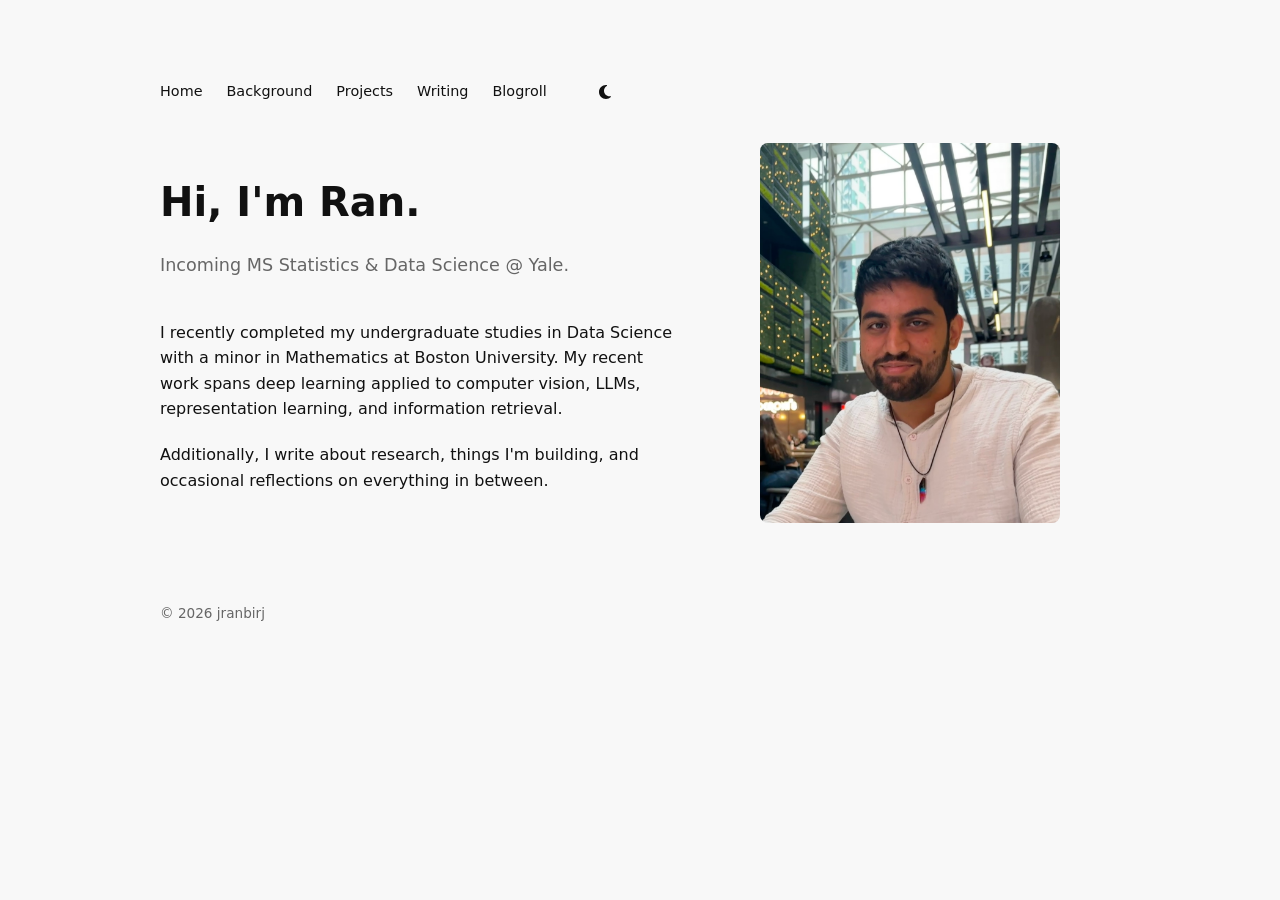
<file: index.html>
<!DOCTYPE html>
<html lang="en">
<head>
  <meta charset="UTF-8" />
  <meta name="viewport" content="width=device-width, initial-scale=1.0" />
  <title>Ran</title>
  <link rel="stylesheet" href="assets/css/style.css" />
</head>

<body>

  <div class="container">

    <nav>
      <a href="index.html">Home</a>
      <a href="background.html">Background</a>
      <a href="projects.html">Projects</a>
      <a href="writing.html">Writing</a>
      <a href="blogroll.html">Blogroll</a>
      <button id="theme-toggle" class="theme-btn" aria-label="Toggle theme">
        ☾
      </button>
    </nav>

    <div class="index-layout">
      <div class="index-text">
        <header>
            <h1>Hi, I'm Ran.</h1>
          <p class="subtitle">
            Incoming MS Statistics & Data Science @ Yale.<br>
          </p>
        </header>

        <section class="about">
          <p style="max-width: 600px;">
            I recently completed my undergraduate studies in Data Science with a minor in Mathematics at Boston University.
            My recent work spans deep learning applied to computer vision, LLMs, representation learning, and information retrieval.
          </p>
          <p>Additionally, I write about research, things I'm building, and occasional reflections on everything in between. </p>
        </section>
      </div>
      <div class="index-photo">
        <img src="assets/images/index_m26.JPG" alt="Ran" />
      </div>
    </div>

    <footer>
      <p>© 2026 jranbirj</p>
    </footer>

  </div>

  <script src="assets/js/script.js"></script>
</body>
</html>
</file>
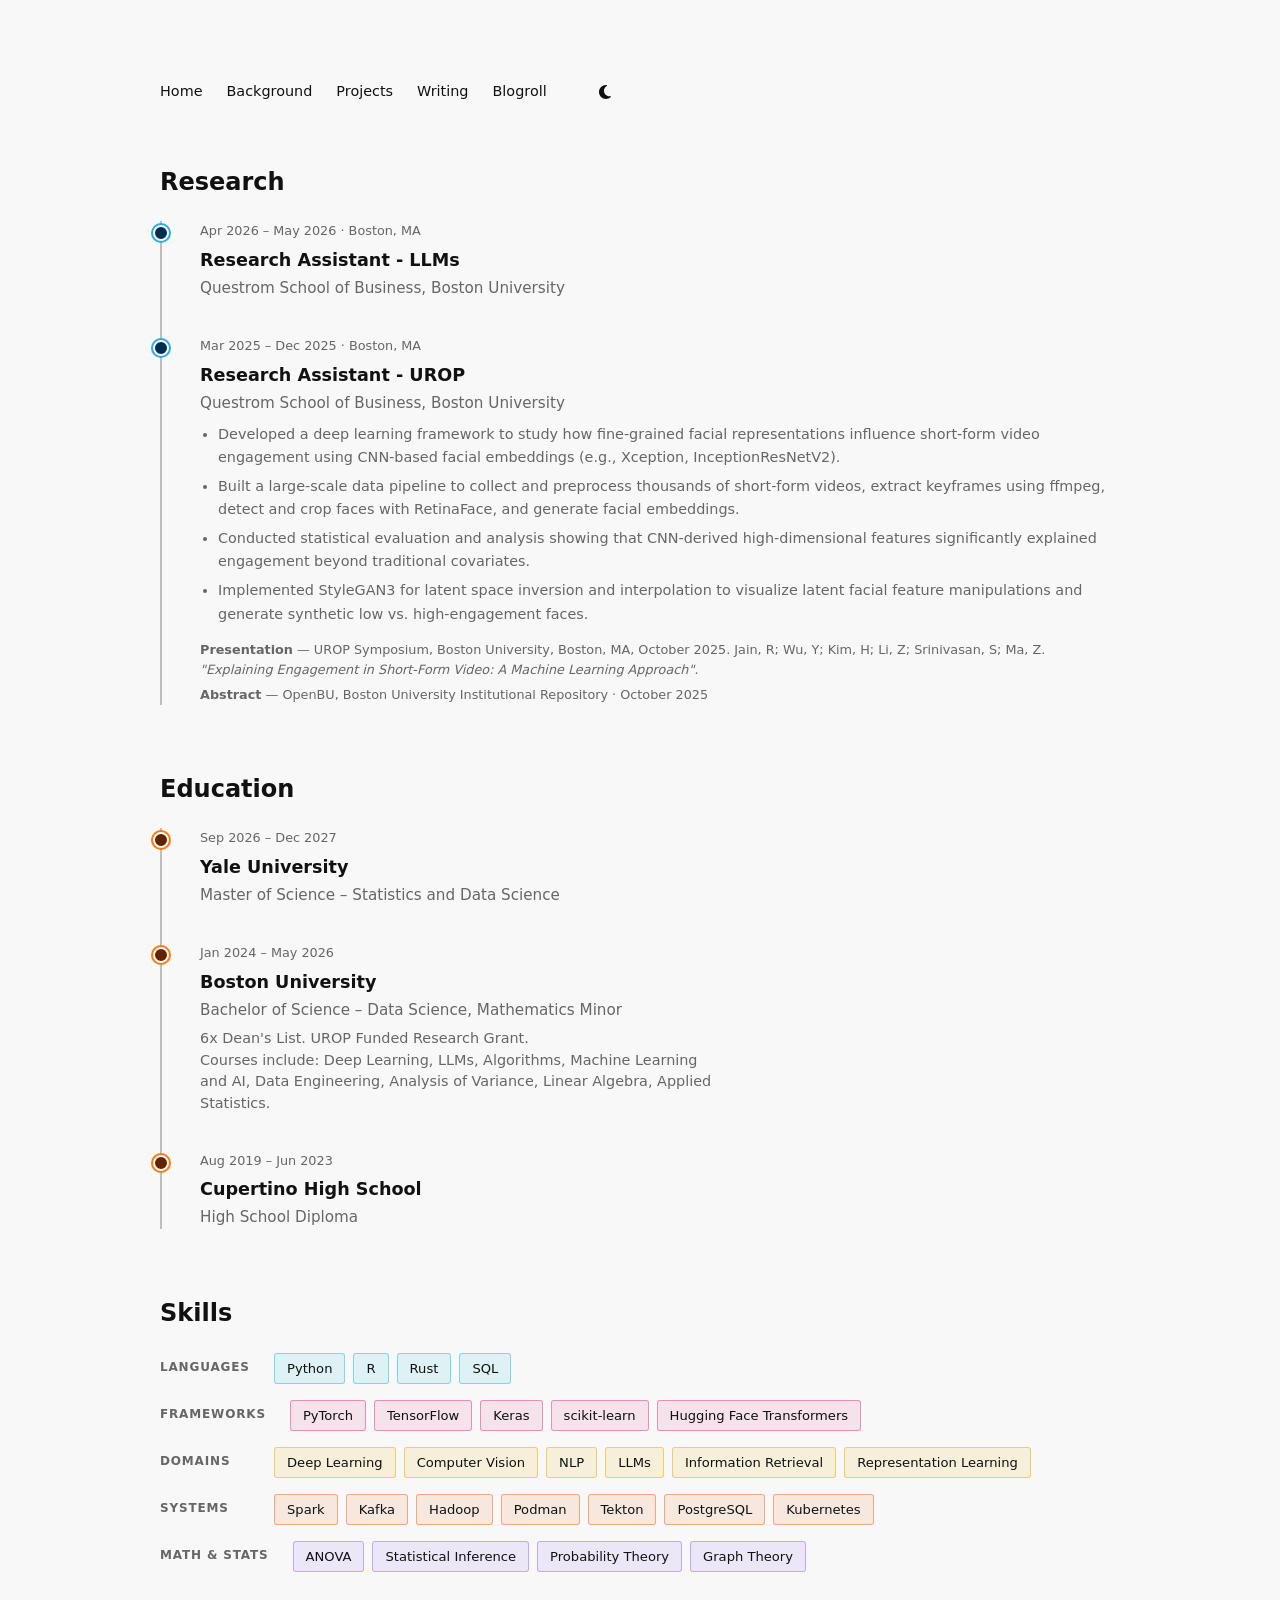
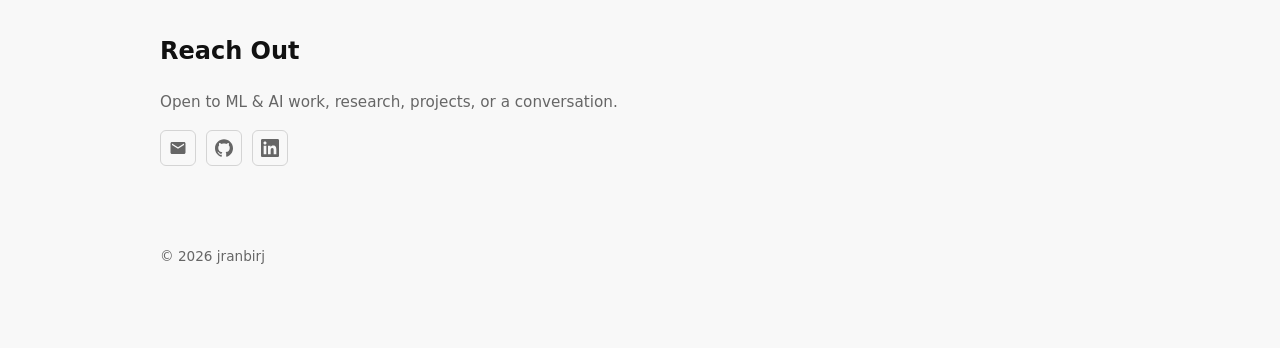
<file: background.html>
<!DOCTYPE html>
<html lang="en">
<head>
  <meta charset="UTF-8" />
  <meta name="viewport" content="width=device-width, initial-scale=1.0" />
  <title>Background — Ran</title>
  <link rel="stylesheet" href="assets/css/style.css" />
</head>

<body>

  <div class="container">

    <nav>
      <a href="index.html">Home</a>
      <a href="background.html">Background</a>
      <a href="projects.html">Projects</a>
      <a href="writing.html">Writing</a>
      <a href="blogroll.html">Blogroll</a>
      <button id="theme-toggle" class="theme-btn" aria-label="Toggle theme">
        ☾
      </button>
    </nav>

    <header>
      <h2>Research</h2>
    </header>

    <div class="timeline">
      <div class="timeline-item">
        <div class="timeline-date">Apr 2026 – May 2026 · Boston, MA</div>
        <div class="timeline-title">Research Assistant - LLMs</div>
        <div class="timeline-subtitle">Questrom School of Business, Boston University</div>
      </div>
    
      <div class="timeline-item">
        <div class="timeline-date">Mar 2025 – Dec 2025 · Boston, MA</div>
        <div class="timeline-title">Research Assistant - UROP</div>
        <div class="timeline-subtitle">Questrom School of Business, Boston University</div>
        <ul class="timeline-desc exp-bullets">
          <li>Developed a deep learning framework to study how fine-grained facial representations influence short-form video engagement using CNN-based facial embeddings (e.g., Xception, InceptionResNetV2).</li>
          <li>Built a large-scale data pipeline to collect and preprocess thousands of short-form videos, extract keyframes using ffmpeg, detect and crop faces with RetinaFace, and generate facial embeddings.</li>
          <li>Conducted statistical evaluation and analysis showing that CNN-derived high-dimensional features significantly explained engagement beyond traditional covariates.</li>
          <li>Implemented StyleGAN3 for latent space inversion and interpolation to visualize latent facial feature manipulations and generate synthetic low vs. high-engagement faces.</li>
        </ul>
        <div class="exp-research">
          <div class="talk-meta" style="margin-top: 4px;"><strong>Presentation</strong> — UROP Symposium, Boston University, Boston, MA, October 2025. Jain, R; Wu, Y; Kim, H; Li, Z; Srinivasan, S; Ma, Z. <em>"Explaining Engagement in Short-Form Video: A Machine Learning Approach".</em></div>
          <div class="talk-meta" style="margin-top: 4px;"><strong>Abstract</strong> — OpenBU, Boston University Institutional Repository · October 2025</div>
        </div>
      </div>
    
    </div>

    <header>
    <h2>Education</h2>
    </header>

    <div class="timeline timeline--education">
      <div class="timeline-item">
        <div class="timeline-date">Sep 2026 – Dec 2027</div>
        <div class="timeline-title">Yale University</div>
        <div class="timeline-subtitle">Master of Science – Statistics and Data Science</div>
        <div class="timeline-desc"></div>
      </div>
        <div class="timeline-item">
          <div class="timeline-date">Jan 2024 – May 2026</div>
          <div class="timeline-title">Boston University</div>
          <div class="timeline-subtitle">Bachelor of Science – Data Science, Mathematics Minor</div>
          <div class="timeline-desc" style="max-width: 525px;">6x Dean's List. UROP Funded Research Grant. <br>
            Courses include: Deep Learning, LLMs, Algorithms, Machine Learning and AI, Data Engineering, 
            Analysis of Variance, Linear Algebra, Applied Statistics.</div>
        </div>

        <div class="timeline-item">
          <div class="timeline-date">Aug 2019 – Jun 2023</div>
          <div class="timeline-title">Cupertino High School</div>
          <div class="timeline-subtitle">High School Diploma</div>
        </div>

    </div>

    <header>
      <h2>Skills</h2>
    </header>

    <section class="skills">

      <div class="skill-group">
        <span class="skill-label">Languages</span>
        <div class="skill-tags">
          <span class="skill-tag">Python</span>
          <span class="skill-tag">R</span>
          <span class="skill-tag">Rust</span>
          <span class="skill-tag">SQL</span>
        </div>
      </div>

      <div class="skill-group">
        <span class="skill-label">Frameworks</span>
        <div class="skill-tags">
          <span class="skill-tag">PyTorch</span>
          <span class="skill-tag">TensorFlow</span>
          <span class="skill-tag">Keras</span>
          <span class="skill-tag">scikit-learn</span>
          <span class="skill-tag">Hugging Face Transformers </span>
        </div>
      </div>

      <div class="skill-group">
        <span class="skill-label">Domains</span>
        <div class="skill-tags">
          <span class="skill-tag">Deep Learning</span>
          <span class="skill-tag">Computer Vision</span>
          <span class="skill-tag">NLP</span>
          <span class="skill-tag">LLMs</span>
          <span class="skill-tag">Information Retrieval</span>
          <span class="skill-tag">Representation Learning</span>
        </div>
      </div>

      <div class="skill-group">
        <span class="skill-label">Systems</span>
        <div class="skill-tags">
          <span class="skill-tag">Spark</span>
          <span class="skill-tag">Kafka</span>
          <span class="skill-tag">Hadoop</span>
          <span class="skill-tag">Podman</span>
          <span class="skill-tag">Tekton</span>
          <span class="skill-tag">PostgreSQL</span>
          <span class="skill-tag">Kubernetes</span>
        </div>
      </div>

      <div class="skill-group">
        <span class="skill-label">Math & Stats</span>
        <div class="skill-tags">
          <span class="skill-tag">ANOVA</span>
          <span class="skill-tag">Statistical Inference</span>
          <span class="skill-tag">Probability Theory</span>
          <span class="skill-tag">Graph Theory</span>
        </div>
      </div>

    </section>

    <header>
      <h2>Reach Out</h2>
    </header>

    <section class="reach-out">
      <p class="reach-out-note">Open to ML & AI work, research, projects, or a conversation.</p>
      <div class="reach-out-links">
        <a href="mailto:jranbirj@gmail.com" class="icon-link" aria-label="Email">
          <svg viewBox="0 0 24 24" xmlns="http://www.w3.org/2000/svg">
            <path d="M20 4H4c-1.1 0-2 .9-2 2v12c0 1.1.9 2 2 2h16c1.1 0 2-.9 2-2V6c0-1.1-.9-2-2-2zm0 4-8 5-8-5V6l8 5 8-5v2z"/>
          </svg>
        </a>
        <a href="https://github.com/jranbirj" class="icon-link" aria-label="GitHub" target="_blank">
          <svg viewBox="0 0 24 24" xmlns="http://www.w3.org/2000/svg">
            <path d="M12 .297c-6.63 0-12 5.373-12 12 0 5.303 3.438 9.8 8.205 11.385.6.113.82-.258.82-.577 0-.285-.01-1.04-.015-2.04-3.338.724-4.042-1.61-4.042-1.61C4.422 18.07 3.633 17.7 3.633 17.7c-1.087-.744.084-.729.084-.729 1.205.084 1.838 1.236 1.838 1.236 1.07 1.835 2.809 1.305 3.495.998.108-.776.417-1.305.76-1.605-2.665-.3-5.466-1.332-5.466-5.93 0-1.31.465-2.38 1.235-3.22-.135-.303-.54-1.523.105-3.176 0 0 1.005-.322 3.3 1.23.96-.267 1.98-.399 3-.405 1.02.006 2.04.138 3 .405 2.28-1.552 3.285-1.23 3.285-1.23.645 1.653.24 2.873.12 3.176.765.84 1.23 1.91 1.23 3.22 0 4.61-2.805 5.625-5.475 5.92.42.36.81 1.096.81 2.22 0 1.606-.015 2.896-.015 3.286 0 .315.21.69.825.57C20.565 22.092 24 17.592 24 12.297c0-6.627-5.373-12-12-12"/>
          </svg>
        </a>
        <a href="https://www.linkedin.com/in/ranbir-jain/" class="icon-link" aria-label="LinkedIn" target="_blank">
          <svg viewBox="0 0 24 24" xmlns="http://www.w3.org/2000/svg">
            <path d="M20.447 20.452h-3.554v-5.569c0-1.328-.027-3.037-1.852-3.037-1.853 0-2.136 1.445-2.136 2.939v5.667H9.351V9h3.414v1.561h.046c.477-.9 1.637-1.85 3.37-1.85 3.601 0 4.267 2.37 4.267 5.455v6.286zM5.337 7.433c-1.144 0-2.063-.926-2.063-2.065 0-1.138.92-2.063 2.063-2.063 1.14 0 2.064.925 2.064 2.063 0 1.139-.925 2.065-2.064 2.065zm1.782 13.019H3.555V9h3.564v11.452zM22.225 0H1.771C.792 0 0 .774 0 1.729v20.542C0 23.227.792 24 1.771 24h20.451C23.2 24 24 23.227 24 22.271V1.729C24 .774 23.2 0 22.222 0h.003z"/>
          </svg>
        </a>
      </div>
    </section>

    <footer>
      <p>© 2026 jranbirj</p>
    </footer>

  </div>

  <script src="assets/js/script.js"></script>
</body>
</html>
</file>
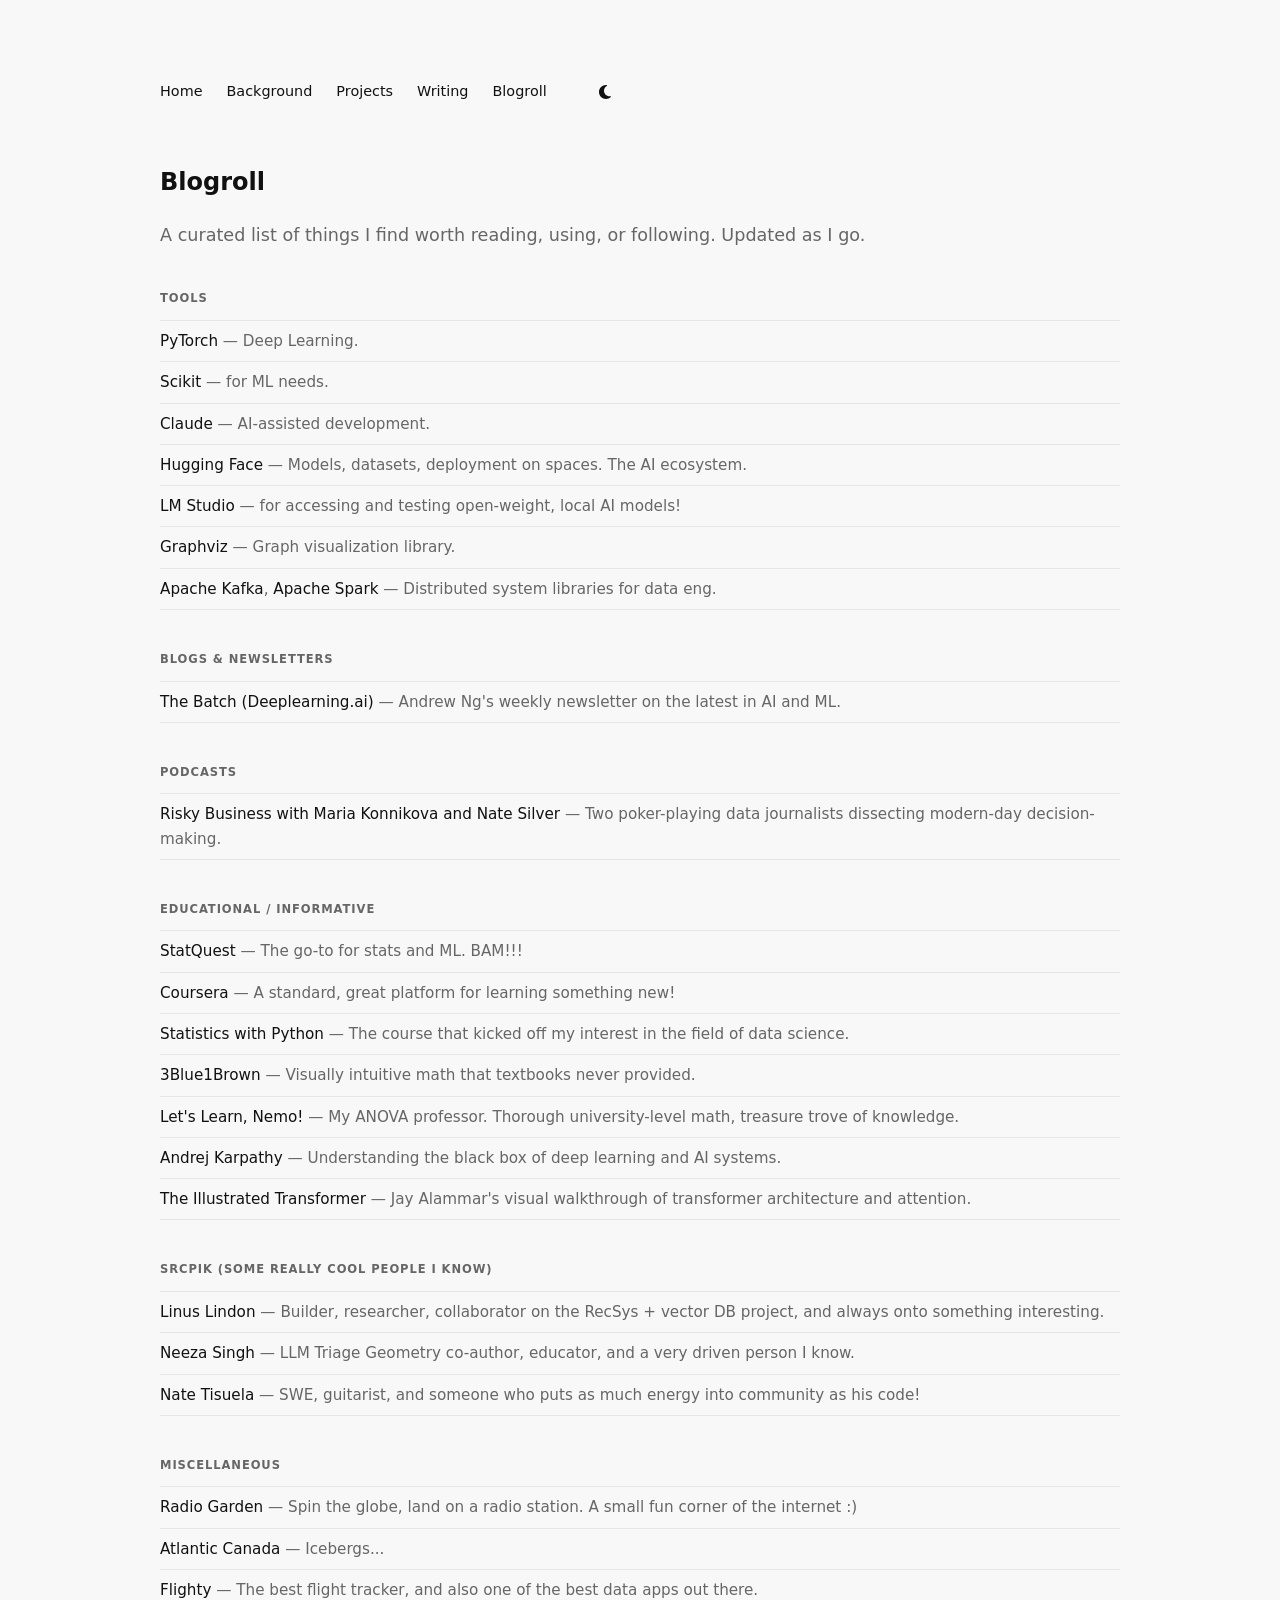
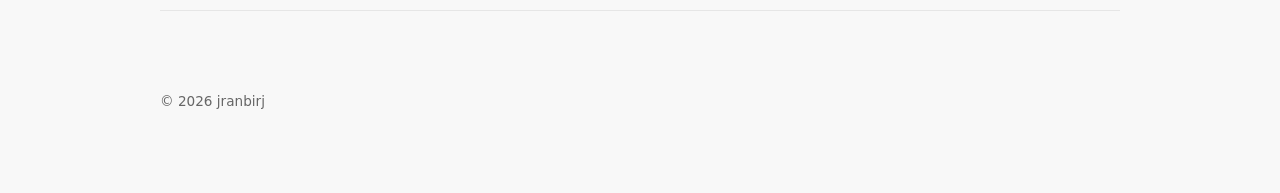
<file: blogroll.html>
<!DOCTYPE html>
<html lang="en">
<head>
  <meta charset="UTF-8" />
  <meta name="viewport" content="width=device-width, initial-scale=1.0" />
  <title>Blogroll — Ran</title>
  <link rel="stylesheet" href="assets/css/style.css" />
</head>

<body>

  <div class="container">

    <nav>
      <a href="index.html">Home</a>
      <a href="background.html">Background</a>
      <a href="projects.html">Projects</a>
      <a href="writing.html">Writing</a>
      <a href="blogroll.html">Blogroll</a>
      <button id="theme-toggle" class="theme-btn" aria-label="Toggle theme">
        ☾
      </button>
    </nav>

    <header>
      <h2>Blogroll</h2>
      <p class="subtitle">A curated list of things I find worth reading, using, or following. Updated as I go.</p>
    </header>

    <section class="blogroll">

      <div class="blogroll-group">
        <h2 class="blogroll-heading">Tools</h2>
        <ul class="blogroll-list">
          <li><a href="https://pytorch.org" class="blogroll-link" target="_blank">PyTorch</a> — Deep Learning. </li>
          <li><a href="https://scikit-learn.org/stable/" class="blogroll-link" target="_blank">Scikit</a> — for ML needs. </li>
          <li><a href="https://claude.ai" class="blogroll-link" target="_blank">Claude</a>  — AI-assisted development. </li>
          <li><a href="https://huggingface.co/" class="blogroll-link" target="_blank">Hugging Face</a>  — Models, datasets, deployment on spaces. The AI ecosystem. </li>
          <li><a href="https://lmstudio.ai/" class="blogroll-link" target="_blank">LM Studio</a>  —  for accessing and testing open-weight, local AI models! </li>
          <li><a href="https://graphviz.org/" class="blogroll-link" target="_blank">Graphviz</a>  —  Graph visualization library. </li>
          <li><a href="https://kafka.apache.org/" class="blogroll-link" target="_blank">Apache Kafka</a>, <a href="https://spark.apache.org/" class="blogroll-link" target="_blank">Apache Spark</a>  —  Distributed system libraries for data eng. </li>
        </ul>
      </div>

      <div class="blogroll-group">
        <h2 class="blogroll-heading">Blogs & Newsletters</h2>
        <ul class="blogroll-list">
          <li><a href="https://www.deeplearning.ai/the-batch" class="blogroll-link" target="_blank">The Batch (Deeplearning.ai)</a> — Andrew Ng's weekly newsletter on the latest in AI and ML.</li>
        </ul>
      </div>

      <div class="blogroll-group">
        <h2 class="blogroll-heading">Podcasts</h2>
        <ul class="blogroll-list">
          <li><a href="https://www.youtube.com/@RiskyBusinessShow" class="blogroll-link" target="_blank">Risky Business with Maria Konnikova and Nate Silver</a> — Two poker-playing data journalists dissecting modern-day decision-making.</li>
        </ul>
      </div>

      <div class="blogroll-group">
        <h2 class="blogroll-heading">Educational / Informative</h2>
        <ul class="blogroll-list">
          <li><a href="https://www.youtube.com/c/joshstarmer" class="blogroll-link" target="_blank">StatQuest</a> — The go-to for stats and ML. BAM!!!</li>
          <li><a href="https://www.coursera.org/" class="blogroll-link" target="_blank">Coursera</a> — A standard, great platform for learning something new!</li>
          <li><a href="https://www.coursera.org/specializations/statistics-with-python" class="blogroll-link" target="_blank">Statistics with Python</a> — The course that kicked off my interest in the field of data science.</li>
          <li><a href="https://www.youtube.com/c/3blue1brown" class="blogroll-link" target="_blank">3Blue1Brown</a> — Visually intuitive math that textbooks never provided.</li>
          <li><a href="https://www.youtube.com/@LetsLearnNemo" class="blogroll-link" target="_blank">Let's Learn, Nemo!</a> — My ANOVA professor. Thorough university-level math, treasure trove of knowledge.</li>
          <li><a href="https://www.youtube.com/@AndrejKarpathy" class="blogroll-link" target="_blank">Andrej Karpathy</a> — Understanding the black box of deep learning and AI systems.</li>
          <li><a href="https://jalammar.github.io/illustrated-transformer/" class="blogroll-link" target="_blank">The Illustrated Transformer</a> — Jay Alammar's visual walkthrough of transformer architecture and attention.</li>
        </ul>
      </div>

      <div class="blogroll-group">
        <h2 class="blogroll-heading">SRCPIK (Some Really Cool People I Know)</h2>
        <ul class="blogroll-list">
          <li><a href="https://www.linkedin.com/in/linus-lindon-3810021a5/" class="blogroll-link" target="_blank">Linus Lindon</a> — Builder, researcher, collaborator on the RecSys + vector DB project, and always onto something interesting.</li>
          <li><a href="https://www.linkedin.com/in/neeza-singh/" class="blogroll-link" target="_blank">Neeza Singh</a> — LLM Triage Geometry co-author, educator, and a very driven person I know.</li>
          <li><a href="https://www.tisuela.com/" class="blogroll-link" target="_blank">Nate Tisuela</a> — SWE, guitarist, and someone who puts as much energy into community as his code!</li>
        </ul>
      </div>

      <div class="blogroll-group">
        <h2 class="blogroll-heading">Miscellaneous</h2>
        <ul class="blogroll-list">
          <li><a href="https://radio.garden/" class="blogroll-link" target="_blank">Radio Garden</a> — Spin the globe, land on a radio station. A small fun corner of the internet :)</li>
          <li><a href="https://travel.destinationcanada.com/en-ca/things-to-do/most-stunning-views-atlantic-canada" class="blogroll-link" target="_blank">Atlantic Canada</a> — Icebergs...</li>
          <li><a href="https://www.flightyapp.com" class="blogroll-link" target="_blank">Flighty</a> — The best flight tracker, and also one of the best data apps out there. </li>
        </ul>
      </div>

    </section>

    <footer>
      <p>© 2026 jranbirj</p>
    </footer>

  </div>

  <script src="assets/js/script.js"></script>
</body>
</html>
</file>
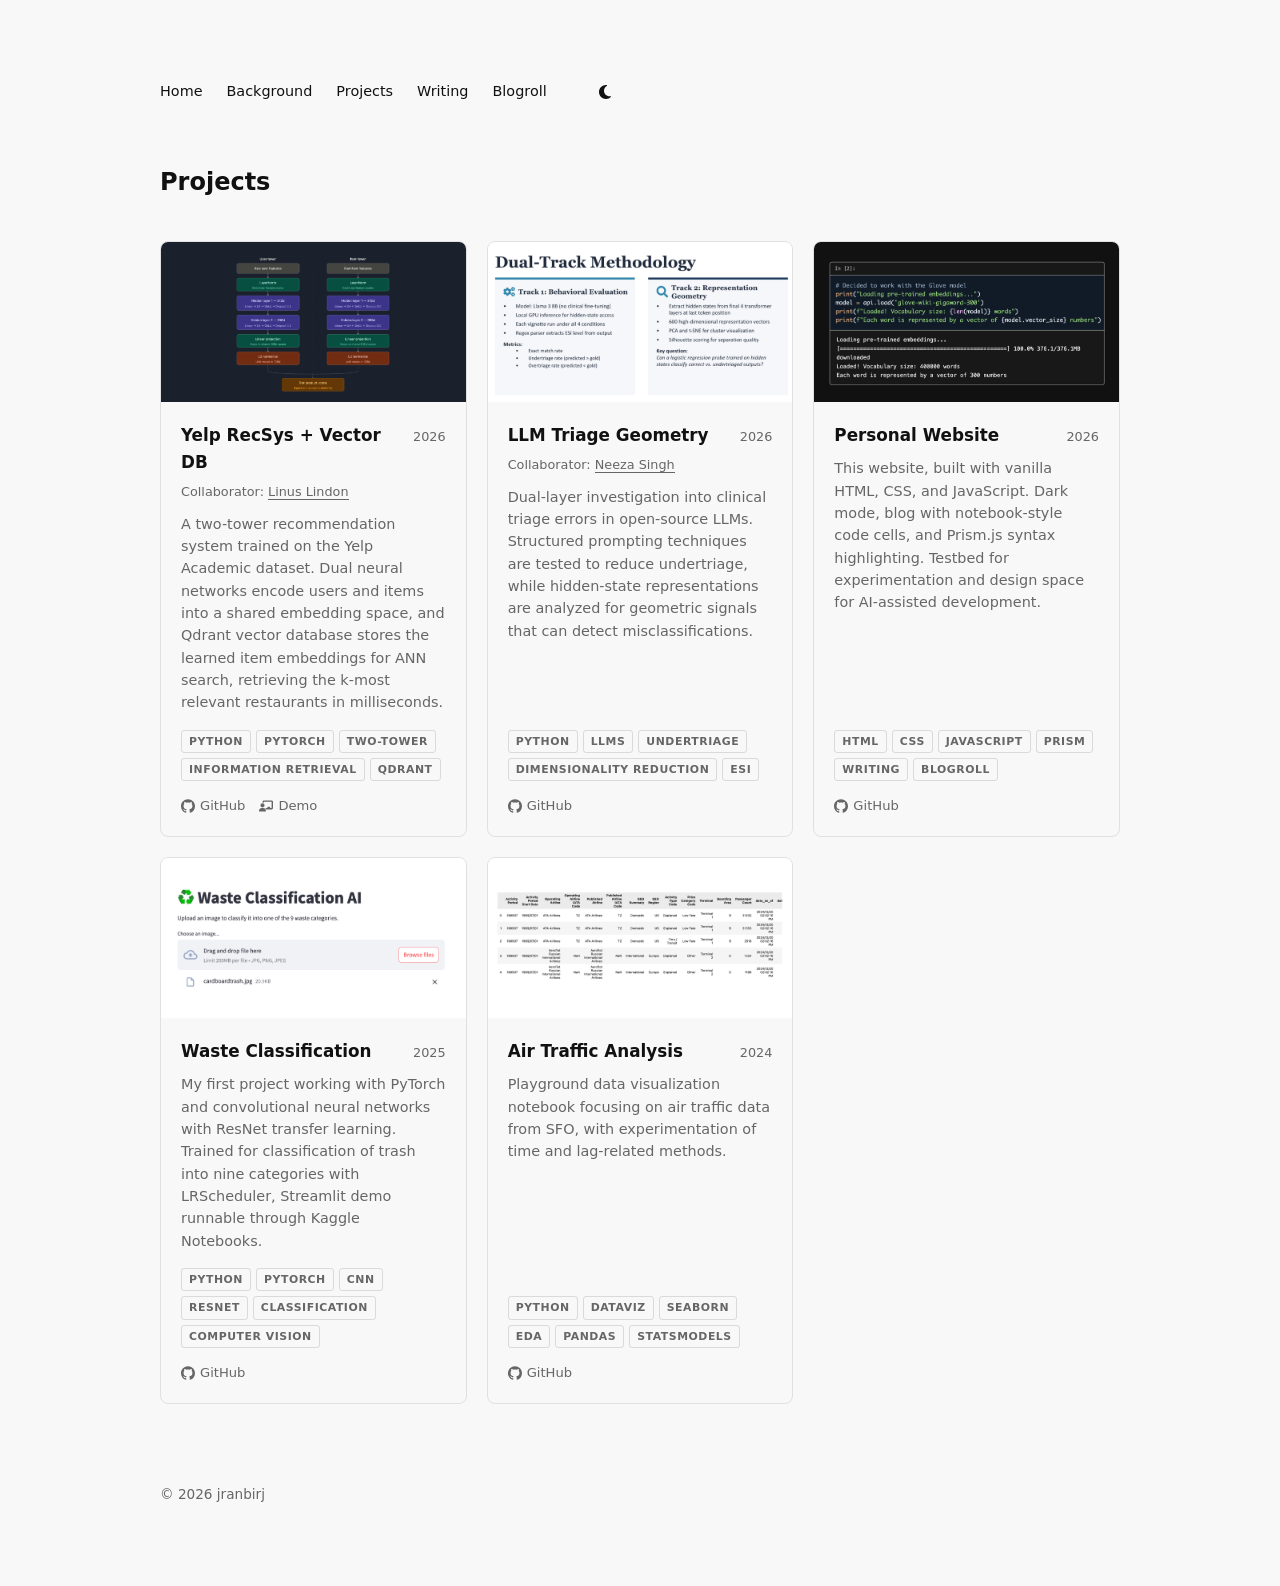
<file: projects.html>
<!DOCTYPE html>
<html lang="en">
<head>
  <meta charset="UTF-8" />
  <meta name="viewport" content="width=device-width, initial-scale=1.0" />
  <title>Projects — Ran</title>
  <link rel="stylesheet" href="assets/css/style.css" />
</head>

<body>

  <div class="container">

    <nav>
      <a href="index.html">Home</a>
      <a href="background.html">Background</a>
      <a href="projects.html">Projects</a>
      <a href="writing.html">Writing</a>
      <a href="blogroll.html">Blogroll</a>
      <button id="theme-toggle" class="theme-btn" aria-label="Toggle theme">
        ☾
      </button>
    </nav>

   <h2>Projects</h2>

    <section class="project-list">

      <div class="project-card">
        <div class="project-card-img">
          <img src="../assets/images/recsysarch.png" alt="RecSys Architecture" />
        </div>
        <div class="project-card-body">
          <div class="project-card-top">
            <h2 class="project-title">Yelp RecSys + Vector DB</h2>
            <span class="project-year">2026</span>
          </div> 
          <p class="project-collab">Collaborator: <a href="https://www.linkedin.com/in/linus-lindon-3810021a5/" target="_blank">Linus Lindon</a></p>
          <p class="project-desc">A two-tower recommendation system trained on the Yelp Academic dataset. Dual neural networks encode users and items into a shared embedding space, and Qdrant vector database stores the learned item embeddings for ANN search, retrieving the k-most relevant restaurants in milliseconds.</p>
          <div class="project-footer">
            <div class="project-tech-tags">
              <span class="project-tech-tag">Python</span>
              <span class="project-tech-tag">PyTorch</span>
              <span class="project-tech-tag">Two-Tower</span>
              <span class="project-tech-tag">Information Retrieval</span>
              <span class="project-tech-tag">Qdrant</span>
            </div>
            <div class="project-links">
              <a href="https://github.com/jranbirj/rec-system" class="project-gh-link" aria-label="GitHub" target="_blank">
                <svg viewBox="0 0 24 24" xmlns="http://www.w3.org/2000/svg"><path d="M12 .297c-6.63 0-12 5.373-12 12 0 5.303 3.438 9.8 8.205 11.385.6.113.82-.258.82-.577 0-.285-.01-1.04-.015-2.04-3.338.724-4.042-1.61-4.042-1.61C4.422 18.07 3.633 17.7 3.633 17.7c-1.087-.744.084-.729.084-.729 1.205.084 1.838 1.236 1.838 1.236 1.07 1.835 2.809 1.305 3.495.998.108-.776.417-1.305.76-1.605-2.665-.3-5.466-1.332-5.466-5.93 0-1.31.465-2.38 1.235-3.22-.135-.303-.54-1.523.105-3.176 0 0 1.005-.322 3.3 1.23.96-.267 1.98-.399 3-.405 1.02.006 2.04.138 3 .405 2.28-1.552 3.285-1.23 3.285-1.23.645 1.653.24 2.873.12 3.176.765.84 1.23 1.91 1.23 3.22 0 4.61-2.805 5.625-5.475 5.92.42.36.81 1.096.81 2.22 0 1.606-.015 2.896-.015 3.286 0 .315.21.69.825.57C20.565 22.092 24 17.592 24 12.297c0-6.627-5.373-12-12-12"/></svg>
                GitHub
              </a>
              <a href="https://huggingface.co/spaces/LINUSpython/Vdb-demo" class="project-gh-link">
                <svg viewBox="0 0 640 512" xmlns="http://www.w3.org/2000/svg"><path d="M160 64c0-35.3 28.7-64 64-64H576c35.3 0 64 28.7 64 64V352c0 35.3-28.7 64-64 64H336.8c-11.8-25.5-29.9-47.5-52.4-64H384V320c0-17.7 14.3-32 32-32h64c17.7 0 32 14.3 32 32v32h64V64L224 64v49.1C205.2 102.2 183.3 96 160 96V64zm0 64a96 96 0 1 1 0 192 96 96 0 1 1 0-192zM133.3 352h53.4C260.3 352 320 411.7 320 485.3c0 14.7-11.9 26.7-26.7 26.7H26.7C11.9 512 0 500.1 0 485.3C0 411.7 59.7 352 133.3 352z"/></svg>
                Demo
              </a>
            </div>
          </div>
        </div>
      </div>

      <div class="project-card">
        <div class="project-card-img">
          <img src="../assets/images/llm-tg.png" alt="Triage Geometry Banner" />
        </div>
        <div class="project-card-body">
          <div class="project-card-top">
            <h2 class="project-title">LLM Triage Geometry</h2>
            <span class="project-year">2026</span>
          </div>
          <p class="project-collab">Collaborator: <a href="https://www.linkedin.com/in/neeza-singh/" target="_blank">Neeza Singh</a></p>
          <p class="project-desc">Dual-layer investigation into clinical triage errors in open-source LLMs. Structured prompting techniques are tested to reduce undertriage, while hidden-state representations are analyzed for geometric signals that can detect misclassifications.</p>
          <div class="project-footer">
            <div class="project-tech-tags">
              <span class="project-tech-tag">Python</span>
              <span class="project-tech-tag">LLMs</span>
              <span class="project-tech-tag">Undertriage</span>
              <span class="project-tech-tag">Dimensionality Reduction</span>
              <span class="project-tech-tag">ESI</span>
            </div>
            <div class="project-links">
              <a href="https://github.com/jranbirj/llm-triage" class="project-gh-link" aria-label="GitHub" target="_blank">
                <svg viewBox="0 0 24 24" xmlns="http://www.w3.org/2000/svg"><path d="M12 .297c-6.63 0-12 5.373-12 12 0 5.303 3.438 9.8 8.205 11.385.6.113.82-.258.82-.577 0-.285-.01-1.04-.015-2.04-3.338.724-4.042-1.61-4.042-1.61C4.422 18.07 3.633 17.7 3.633 17.7c-1.087-.744.084-.729.084-.729 1.205.084 1.838 1.236 1.838 1.236 1.07 1.835 2.809 1.305 3.495.998.108-.776.417-1.305.76-1.605-2.665-.3-5.466-1.332-5.466-5.93 0-1.31.465-2.38 1.235-3.22-.135-.303-.54-1.523.105-3.176 0 0 1.005-.322 3.3 1.23.96-.267 1.98-.399 3-.405 1.02.006 2.04.138 3 .405 2.28-1.552 3.285-1.23 3.285-1.23.645 1.653.24 2.873.12 3.176.765.84 1.23 1.91 1.23 3.22 0 4.61-2.805 5.625-5.475 5.92.42.36.81 1.096.81 2.22 0 1.606-.015 2.896-.015 3.286 0 .315.21.69.825.57C20.565 22.092 24 17.592 24 12.297c0-6.627-5.373-12-12-12"/></svg>
                GitHub
              </a>
            </div>
          </div>
        </div>
      </div>

      <div class="project-card">
        <div class="project-card-img">
          <img src="../assets/images/pw.png" alt="Personal Website" />
        </div>
        <div class="project-card-body">
          <div class="project-card-top">
            <h2 class="project-title">Personal Website</h2>
            <span class="project-year">2026</span>
          </div>
          <p class="project-desc">This website, built with vanilla HTML, CSS, and JavaScript. Dark mode, blog with notebook-style code cells, and Prism.js syntax highlighting. Testbed for experimentation and design space for AI-assisted development.</p>
          <div class="project-footer">
            <div class="project-tech-tags">
              <span class="project-tech-tag">HTML</span>
              <span class="project-tech-tag">CSS</span>
              <span class="project-tech-tag">JavaScript</span>
              <span class="project-tech-tag">Prism</span>
              <span class="project-tech-tag">Writing</span>
              <span class="project-tech-tag">Blogroll</span>
            </div>
            <div class="project-links">
              <a href="https://github.com/jranbirj/jranbirj.github.io" class="project-gh-link" aria-label="GitHub" target="_blank">
                <svg viewBox="0 0 24 24" xmlns="http://www.w3.org/2000/svg"><path d="M12 .297c-6.63 0-12 5.373-12 12 0 5.303 3.438 9.8 8.205 11.385.6.113.82-.258.82-.577 0-.285-.01-1.04-.015-2.04-3.338.724-4.042-1.61-4.042-1.61C4.422 18.07 3.633 17.7 3.633 17.7c-1.087-.744.084-.729.084-.729 1.205.084 1.838 1.236 1.838 1.236 1.07 1.835 2.809 1.305 3.495.998.108-.776.417-1.305.76-1.605-2.665-.3-5.466-1.332-5.466-5.93 0-1.31.465-2.38 1.235-3.22-.135-.303-.54-1.523.105-3.176 0 0 1.005-.322 3.3 1.23.96-.267 1.98-.399 3-.405 1.02.006 2.04.138 3 .405 2.28-1.552 3.285-1.23 3.285-1.23.645 1.653.24 2.873.12 3.176.765.84 1.23 1.91 1.23 3.22 0 4.61-2.805 5.625-5.475 5.92.42.36.81 1.096.81 2.22 0 1.606-.015 2.896-.015 3.286 0 .315.21.69.825.57C20.565 22.092 24 17.592 24 12.297c0-6.627-5.373-12-12-12"/></svg>
                GitHub
              </a>
            </div>
          </div>
        </div>
      </div>

      <div class="project-card">
        <div class="project-card-img">
          <img src="../assets/images/waste_ai.png" alt="Waste Classification" />
        </div>
        <div class="project-card-body">
          <div class="project-card-top">
            <h2 class="project-title">Waste Classification</h2>
            <span class="project-year">2025</span>
          </div>
          <p class="project-desc">My first project working with PyTorch and convolutional neural networks with ResNet transfer learning. Trained for classification of trash into nine categories with LRScheduler, Streamlit demo runnable through Kaggle Notebooks.</p>
          <div class="project-footer">
            <div class="project-tech-tags">
              <span class="project-tech-tag">Python</span>
              <span class="project-tech-tag">PyTorch</span>
              <span class="project-tech-tag">CNN</span>
              <span class="project-tech-tag">ResNet</span>
              <span class="project-tech-tag">Classification</span>
              <span class="project-tech-tag">Computer Vision</span>
            </div>
            <div class="project-links">
              <a href="https://github.com/jranbirj/ds-ml-projects" class="project-gh-link" aria-label="GitHub" target="_blank">
                <svg viewBox="0 0 24 24" xmlns="http://www.w3.org/2000/svg"><path d="M12 .297c-6.63 0-12 5.373-12 12 0 5.303 3.438 9.8 8.205 11.385.6.113.82-.258.82-.577 0-.285-.01-1.04-.015-2.04-3.338.724-4.042-1.61-4.042-1.61C4.422 18.07 3.633 17.7 3.633 17.7c-1.087-.744.084-.729.084-.729 1.205.084 1.838 1.236 1.838 1.236 1.07 1.835 2.809 1.305 3.495.998.108-.776.417-1.305.76-1.605-2.665-.3-5.466-1.332-5.466-5.93 0-1.31.465-2.38 1.235-3.22-.135-.303-.54-1.523.105-3.176 0 0 1.005-.322 3.3 1.23.96-.267 1.98-.399 3-.405 1.02.006 2.04.138 3 .405 2.28-1.552 3.285-1.23 3.285-1.23.645 1.653.24 2.873.12 3.176.765.84 1.23 1.91 1.23 3.22 0 4.61-2.805 5.625-5.475 5.92.42.36.81 1.096.81 2.22 0 1.606-.015 2.896-.015 3.286 0 .315.21.69.825.57C20.565 22.092 24 17.592 24 12.297c0-6.627-5.373-12-12-12"/></svg>
                GitHub
              </a>
            </div>
          </div>
        </div>
      </div>

      <div class="project-card">
        <div class="project-card-img">
          <img src="../assets/images/airtraf.png" alt="Air Traffic df" />
        </div>
        <div class="project-card-body">
          <div class="project-card-top">
            <h2 class="project-title">Air Traffic Analysis</h2>
            <span class="project-year">2024</span>
          </div>
          <p class="project-desc">Playground data visualization notebook focusing on air traffic data from SFO, with experimentation of time and lag-related methods.</p>
          <div class="project-footer">
            <div class="project-tech-tags">
              <span class="project-tech-tag">Python</span>
              <span class="project-tech-tag">DataViz</span>
              <span class="project-tech-tag">Seaborn</span>
              <span class="project-tech-tag">EDA</span>
              <span class="project-tech-tag">Pandas</span>
              <span class="project-tech-tag">Statsmodels</span>
            </div>
            <div class="project-links">
              <a href="https://github.com/jranbirj/ds-ml-projects" class="project-gh-link" aria-label="GitHub" target="_blank">
                <svg viewBox="0 0 24 24" xmlns="http://www.w3.org/2000/svg"><path d="M12 .297c-6.63 0-12 5.373-12 12 0 5.303 3.438 9.8 8.205 11.385.6.113.82-.258.82-.577 0-.285-.01-1.04-.015-2.04-3.338.724-4.042-1.61-4.042-1.61C4.422 18.07 3.633 17.7 3.633 17.7c-1.087-.744.084-.729.084-.729 1.205.084 1.838 1.236 1.838 1.236 1.07 1.835 2.809 1.305 3.495.998.108-.776.417-1.305.76-1.605-2.665-.3-5.466-1.332-5.466-5.93 0-1.31.465-2.38 1.235-3.22-.135-.303-.54-1.523.105-3.176 0 0 1.005-.322 3.3 1.23.96-.267 1.98-.399 3-.405 1.02.006 2.04.138 3 .405 2.28-1.552 3.285-1.23 3.285-1.23.645 1.653.24 2.873.12 3.176.765.84 1.23 1.91 1.23 3.22 0 4.61-2.805 5.625-5.475 5.92.42.36.81 1.096.81 2.22 0 1.606-.015 2.896-.015 3.286 0 .315.21.69.825.57C20.565 22.092 24 17.592 24 12.297c0-6.627-5.373-12-12-12"/></svg>
                GitHub
              </a>
            </div>
          </div>
        </div>
      </div>

    </section>

    <footer>
      <p>© 2026 jranbirj</p>
    </footer>

  </div>

  <script src="assets/js/script.js"></script>
</body>
</html>
</file>
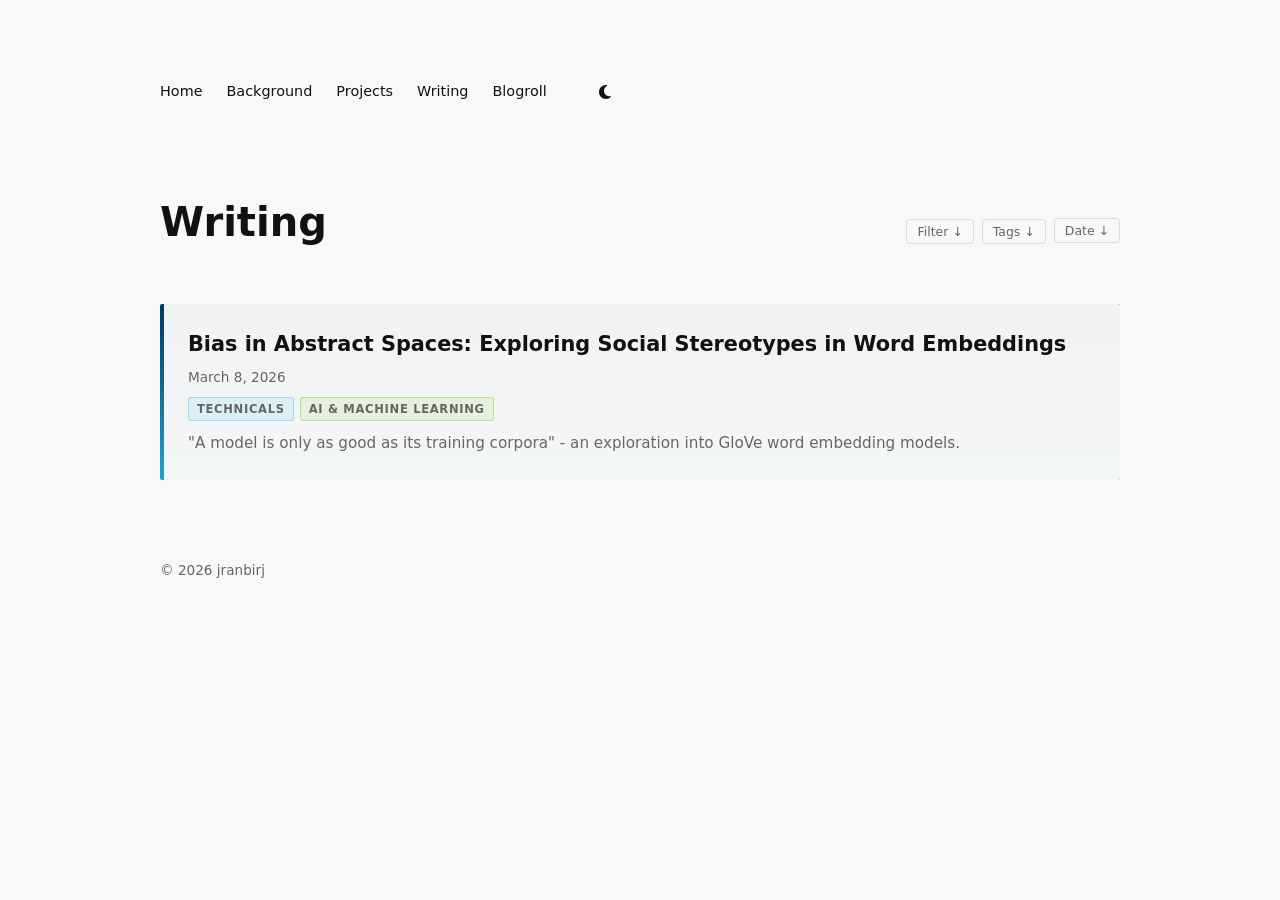
<file: writing.html>
<!DOCTYPE html>
<html lang="en">
<head>
  <meta charset="UTF-8" />
  <meta name="viewport" content="width=device-width, initial-scale=1.0" />
  <title>Writing — Ran</title>
  <link rel="stylesheet" href="assets/css/style.css" />
</head>

<body>
  <div class="container">
    <nav>
      <a href="index.html">Home</a>
      <a href="background.html">Background</a>
      <a href="projects.html">Projects</a>
      <a href="writing.html">Writing</a>
      <a href="blogroll.html">Blogroll</a>
      <button id="theme-toggle" class="theme-btn" aria-label="Toggle theme">
        ☾
      </button>
    </nav>

    <header class="writing-header">
      <h1>Writing</h1>
      <div class="header-actions">

        <div class="filter-wrap">
          <button class="tag-legend-btn" id="filter-toggle" aria-label="Filter posts">Filter ↓</button>
          <div class="filter-dropdown" id="filter-dropdown" hidden>
            <div class="legend-section">
              <div class="legend-heading">Format</div>
              <div class="filter-chip-group">
                <button class="filter-chip post-tag post-tag--short-notes"  data-filter="short-notes">Short Notes</button>
                <button class="filter-chip post-tag post-tag--reflections"  data-filter="reflections">Reflections</button>
                <button class="filter-chip post-tag post-tag--technicals"   data-filter="technicals">Technicals</button>
                <button class="filter-chip post-tag post-tag--guide"        data-filter="guide">Guide</button>
                <button class="filter-chip post-tag post-tag--full-form"    data-filter="full-form">Full-form</button>
              </div>
            </div>
            <div class="legend-divider"></div>
            <div class="legend-section">
              <div class="legend-heading">Topic</div>
              <div class="filter-chip-group">
                <button class="filter-chip post-tag post-tag--ai-ml"        data-filter="ai-ml">AI & ML</button>
                <button class="filter-chip post-tag post-tag--data-science" data-filter="data-science">Data Science</button>
                <button class="filter-chip post-tag post-tag--data-eng"     data-filter="data-eng">Data Engineering</button>
                <button class="filter-chip post-tag post-tag--math-stats"   data-filter="math-stats">Math & Stats</button>
              </div>
            </div>
            <div class="filter-dropdown-footer">
              <button class="filter-reset" id="filter-reset">✕ Reset</button>
            </div>
          </div>
        </div>

        <div class="tag-legend-wrap">
          <button class="tag-legend-btn" id="legend-toggle" aria-label="Tag legend">Tags ↓</button>
          <div class="tag-legend" id="tag-legend" hidden>

            <div class="legend-section">
              <div class="legend-heading">Format</div>
              <div class="legend-row"><span class="post-tag post-tag--short-notes">Short Notes</span><span class="legend-desc">Brief, focused posts</span></div>
              <div class="legend-row"><span class="post-tag post-tag--reflections">Reflections</span><span class="legend-desc">Personal essays & thoughts</span></div>
              <div class="legend-row"><span class="post-tag post-tag--technicals">Technicals</span><span class="legend-desc">Technical deep-dives</span></div>
              <div class="legend-row"><span class="post-tag post-tag--guide">Guide</span><span class="legend-desc">Step-by-step walkthroughs</span></div>
              <div class="legend-row"><span class="post-tag post-tag--full-form">Full-form</span><span class="legend-desc">Long-form essays</span></div>
            </div>

            <div class="legend-divider"></div>

            <div class="legend-section">
              <div class="legend-heading">Topic</div>
              <div class="legend-row"><span class="post-tag post-tag--ai-ml">AI & Machine Learning</span><span class="legend-desc">ML/AI content</span></div>
              <div class="legend-row"><span class="post-tag post-tag--data-science">Data Science</span><span class="legend-desc">Data science topics</span></div>
              <div class="legend-row"><span class="post-tag post-tag--data-eng">Data Engineering</span><span class="legend-desc">Pipelines & infrastructure</span></div>
              <div class="legend-row"><span class="post-tag post-tag--math-stats">Math & Statistics</span><span class="legend-desc">Mathematical concepts</span></div>
            </div>

          </div>
        </div>

        <button class="sort-btn" id="sort-date">Date ↓</button>

      </div>
    </header>

    <section class="post-list">
      <a href="posts/bias-abstract-spaces.html" class="post-preview" data-tags="technicals,ai-ml" data-date="2026-03-08">
        <h2>Bias in Abstract Spaces: Exploring Social Stereotypes in Word Embeddings</h2>
        <p class="post-date">March 8, 2026</p>
        <div class="post-tags">
          <span class="post-tag post-tag--technicals">Technicals</span>
          <span class="post-tag post-tag--ai-ml">AI & Machine Learning</span>
        </div>
        <p class="post-excerpt">"A model is only as good as its training corpora" - an exploration into GloVe word embedding models.</p>
      </a>
      <p id="no-results" hidden>No posts match the selected filters. </p>
    </section>

    <footer>
      <p>© 2026 jranbirj</p>
    </footer>

  </div>

  <script src="assets/js/script.js"></script>
</body>
</html>
</file>
<file: assets/css/style.css>
:root {
    --bg: #f8f8f8;
    --text: #111111;
    --muted: #666666;
    --accent: #2563eb;
  }

  * {
    box-sizing: border-box;
  }

  body {
    margin: 0;
    font-family: system-ui, -apple-system, sans-serif;
    background: var(--bg);
    color: var(--text);
    line-height: 1.6;
    transition: background 0.1s ease, color 0.1s ease;
  }

  body.dark {
    --bg: #111111;
    --text: #f8f8f8;
    --muted: #bbbbbb;
    --accent: #60a5fa;
  }
  
  .container {
    max-width: 1000px;
    margin: 80px auto;
    padding: 0 20px;
  }
  
  nav {
    margin-bottom: 60px;
    display: flex;
    align-items: center;
  }
  
  nav a {
    margin-right: 24px;
    text-decoration: none;
    color: var(--text);
    font-size: 0.9rem;
  }
  
  nav a:hover {
    color: var(--accent);
  }
  
  .theme-btn {
    background: none;
    border: none;
    cursor: pointer;
    font-size: 1.2rem;
    margin-left: 20px;
    color: var(--text);
    transition: transform 0.2s ease, color 0.2s ease;
    display: flex;
    align-items: center;
  }

  .theme-icon {
    width: 16px;
    height: 16px;
    fill: currentColor;
  }
  
  .theme-btn:hover {
    color: var(--accent);
    transform: scale(1.1);
  }

  h1 {
    font-size: 2.5rem;
    margin-bottom: 10px;
    font-weight: 600;
  }
  
  .subtitle {
    color: var(--muted);
    font-size: 1.1rem;
    margin-bottom: 40px;
  }
  
  .about p {
    margin-bottom: 20px;
  }

  .index-layout {
    display: flex;
    align-items: flex-start;
    justify-content: space-between;
    gap: 40px;
    max-width: 900px;
    margin-top: -20px;
  }

  .index-text {
    flex: 1;
    max-width: 520px;
  }

  .index-photo {
    flex-shrink: 0;
  }

  .index-photo img {
    width: 300px;
    height: 380px;
    object-fit: cover;
    object-position: center top;
    border-radius: 8px;
    display: block;
  }

  @media (max-width: 640px) {
    .index-layout {
      flex-direction: column;
      gap: 24px;
    }

    .index-photo img {
      width: 100%;
      height: 260px;
      object-position: center 20%;
    }
  }

  /* Post previews on writing.html */
  .post-list {
    margin-top: 40px;
  }

  .post-preview {
    display: block;
    text-decoration: none;
    color: var(--text);
    border-radius: 2px;
    margin-bottom: 16px;
    padding: 24px;
    transition: opacity 0.2s ease, transform 0.2s ease, box-shadow 0.2s ease;
    border-left: 4px solid transparent;
    background: 
      linear-gradient(to bottom, rgba(0, 56, 101, 0.03), rgba(34, 162, 201, 0.02)) padding-box,
      linear-gradient(var(--bg), var(--bg)) padding-box,
      linear-gradient(to bottom, #003865, #22a2c9) border-box;
  }

  body.dark .post-preview {
    background: 
      linear-gradient(to bottom, rgba(217, 119, 6, 0.03), rgba(250, 204, 21, 0.02)) padding-box,
      linear-gradient(var(--bg), var(--bg)) padding-box,
      linear-gradient(to bottom, #facc15, #d97706) border-box;
  }

  .post-preview:nth-child(2) {
    background:
      linear-gradient(to bottom, rgba(0, 56, 101, 0.01), rgba(34, 162, 201, 0.005)) padding-box,
      linear-gradient(var(--bg), var(--bg)) padding-box,
      linear-gradient(to bottom, rgb(34, 162, 201), rgba(140, 227, 253, 0.806)) border-box;
  }

  .post-preview:nth-child(3) {
    background:
      linear-gradient(to bottom, rgba(0, 56, 101, 0.005), rgba(34, 162, 201, 0.003)) padding-box,
      linear-gradient(var(--bg), var(--bg)) padding-box,
      linear-gradient(to bottom, rgba(140, 227, 253, 0.806), rgba(190, 236, 250, 0.42)) border-box;
  }

  .post-preview:nth-child(4) {
    background:
      linear-gradient(to bottom, rgba(0, 56, 101, 0.005), rgba(34, 162, 201, 0.003)) padding-box,
      linear-gradient(var(--bg), var(--bg)) padding-box,
      linear-gradient(to bottom, rgb(190, 236, 250, 0.42), rgba(255, 255, 255, 0)) border-box;
  }

  .post-preview:nth-child(n+5) {
    background:
      linear-gradient(to bottom, rgba(0, 56, 101, 0.005), rgba(34, 162, 201, 0.003)) padding-box,
      linear-gradient(var(--bg), var(--bg)) padding-box,
      linear-gradient(to bottom, rgba(255, 255, 255, 0), rgba(255, 255, 255, 0)) border-box;
  }

  body.dark .post-preview:nth-child(2) {
    background:
      linear-gradient(to bottom, rgba(217, 119, 6, 0.01), rgba(250, 204, 21, 0.005)) padding-box,
      linear-gradient(var(--bg), var(--bg)) padding-box,
      linear-gradient(to bottom, rgb(217, 119, 6), rgba(178, 96, 2, 0.941)) border-box;
  }

  body.dark .post-preview:nth-child(3) {
    background:
      linear-gradient(to bottom, rgba(217, 119, 6, 0.005), rgba(250, 204, 21, 0.003)) padding-box,
      linear-gradient(var(--bg), var(--bg)) padding-box,
      linear-gradient(to bottom, rgba(178, 96, 2, 0.941), rgba(104, 55, 0, 0.682)) border-box;
  }

  body.dark .post-preview:nth-child(4) {
    background:
      linear-gradient(to bottom, rgba(0, 56, 101, 0.005), rgba(34, 162, 201, 0.003)) padding-box,
      linear-gradient(var(--bg), var(--bg)) padding-box,
      linear-gradient(to bottom, rgba(104, 55, 0, 0.682), rgba(0, 0, 0, 0)) border-box;
  }

  body.dark .post-preview:nth-child(n+5) {
    background:
      linear-gradient(to bottom, rgba(0, 56, 101, 0.005), rgba(34, 162, 201, 0.003)) padding-box,
      linear-gradient(var(--bg), var(--bg)) padding-box,
      linear-gradient(to bottom, rgb(0, 0, 0, 0), rgb(0, 0, 0, 0)) border-box;
  }

  .post-preview:hover {
    transform: translateY(-2px);
    box-shadow: 0 4px 12px rgba(0, 0, 0, 0.08);
    background:
      linear-gradient(to bottom, rgba(0, 56, 101, 0.08), rgba(34, 162, 201, 0.06)) padding-box,
      linear-gradient(var(--bg), var(--bg)) padding-box,
      linear-gradient(to bottom, #003865, #22a2c9) border-box;
  }

  body.dark .post-preview:hover {
    transform: translateY(-2px);
    box-shadow: 0 4px 12px rgba(0, 0, 0, 0.08);
    background:
      linear-gradient(to bottom, rgba(217, 119, 6, 0.08), rgba(250, 204, 21, 0.06)) padding-box,
      linear-gradient(var(--bg), var(--bg)) padding-box,
      linear-gradient(to bottom, #facc15, #d97706) border-box;
  }

  .post-preview:nth-child(2):hover {
    transform: translateY(-2px);
    background:
      linear-gradient(to bottom, rgba(0, 56, 101, 0.06), rgba(34, 162, 201, 0.04)) padding-box,
      linear-gradient(var(--bg), var(--bg)) padding-box,
      linear-gradient(to bottom, rgb(34, 162, 201), rgba(140, 227, 253, 0.806)) border-box;
  }

  .post-preview:nth-child(3):hover {
    transform: translateY(-2px);
    background:
      linear-gradient(to bottom, rgba(0, 56, 101, 0.04), rgba(34, 162, 201, 0.02)) padding-box,
      linear-gradient(var(--bg), var(--bg)) padding-box,
      linear-gradient(to bottom, rgba(140, 227, 253, 0.806), rgba(190, 236, 250, 0.42)) border-box;
  }

  .post-preview:nth-child(4):hover {
    transform: translateY(-2px);
    background:
      linear-gradient(to bottom, rgba(0, 56, 101, 0.02), rgba(34, 162, 201, 0.005)) padding-box,
      linear-gradient(var(--bg), var(--bg)) padding-box,
      linear-gradient(to bottom, rgb(190, 236, 250, 0.42), rgba(255, 255, 255, 0)) border-box;
  }

  .post-preview:nth-child(n+5):hover {
    transform: translateY(-2px);
    background:
      linear-gradient(to bottom, rgba(0, 56, 101, 0.005), rgba(34, 162, 201, 0.001)) padding-box,
      linear-gradient(var(--bg), var(--bg)) padding-box,
      linear-gradient(to bottom, rgb(248, 248, 248), rgb(248, 248, 248)) border-box;
  }

  body.dark .post-preview:nth-child(2):hover {
    background:
      linear-gradient(to bottom, rgba(217, 119, 6, 0.06), rgba(250, 204, 21, 0.04)) padding-box,
      linear-gradient(var(--bg), var(--bg)) padding-box,
      linear-gradient(to bottom, rgb(217, 119, 6), rgba(178, 96, 2, 0.941)) border-box;
  }

  body.dark .post-preview:nth-child(3):hover {
    background:
      linear-gradient(to bottom, rgba(217, 119, 6, 0.04), rgba(250, 204, 21, 0.02)) padding-box,
      linear-gradient(var(--bg), var(--bg)) padding-box,
      linear-gradient(to bottom, rgba(178, 96, 2, 0.941), rgba(104, 55, 0, 0.682)) border-box;
  }

  body.dark .post-preview:nth-child(4):hover {
    background:
      linear-gradient(to bottom, rgba(217, 119, 6, 0.02), rgba(250, 204, 21, 0.005)) padding-box,
      linear-gradient(var(--bg), var(--bg)) padding-box,
      linear-gradient(to bottom, rgba(104, 55, 0, 0.682), rgba(0, 0, 0, 0)) border-box;
  }

  body.dark .post-preview:nth-child(n+5):hover {
    background:
      linear-gradient(to bottom, rgba(217, 119, 6, 0.005), rgba(250, 204, 21, 0.001)) padding-box,
      linear-gradient(var(--bg), var(--bg)) padding-box,
      linear-gradient(to bottom, rgba(0, 0, 0, 0), rgba(0, 0, 0, 0)) border-box;
  }

  .post-preview h2 {
    margin: 0 0 6px;
    font-size: 1.3rem;
    font-weight: 600;
  }

  .post-preview .post-date {
    font-size: 0.85rem;
    color: var(--muted);
    margin: 0 0 8px;
  }

  .post-preview .post-excerpt {
    margin: 0;
    font-size: 0.95rem;
    color: var(--muted);
  }

  /* Filter bar */
  .filter-bar {
    display: flex;
    align-items: center;
    justify-content: space-between;
    gap: 12px;
    margin-bottom: 20px;
    flex-wrap: wrap;
  }

  .filter-chips {
    display: flex;
    flex-wrap: wrap;
    gap: 8px;
    align-items: center;
  }

  .filter-label {
    font-size: 0.72rem;
    font-weight: 600;
    text-transform: uppercase;
    letter-spacing: 0.06em;
    color: var(--muted);
    margin-right: 2px;
  }

  .filter-chip {
    cursor: pointer;
    font-family: inherit;
    opacity: 0.45;
    transition: opacity 0.2s ease;
  }

  .filter-chip:hover {
    opacity: 0.75;
  }

  .filter-chip.active {
    opacity: 1;
  }

  .filter-reset {
    font-size: 0.72rem;
    font-family: inherit;
    color: var(--muted);
    background: none;
    border: none;
    cursor: pointer;
    padding: 2px 4px;
    text-decoration: underline;
    text-underline-offset: 2px;
    transition: color 0.2s ease;
  }

  .filter-reset:hover {
    color: var(--text);
  }

  .sort-btn {
    font-size: 0.78rem;
    font-family: inherit;
    color: var(--muted);
    background: none;
    border: 1px solid rgba(128, 128, 128, 0.25);
    border-radius: 4px;
    padding: 4px 10px;
    cursor: pointer;
    white-space: nowrap;
    transition: color 0.2s ease, border-color 0.2s ease;
  }

  .sort-btn:hover {
    color: var(--text);
    border-color: rgba(128, 128, 128, 0.45);
  }

  #no-results {
    color: var(--muted);
    font-size: 0.95rem;
    padding: 16px 0;
  }

  /* Writing page header with legend button */
  .writing-header {
    display: flex;
    align-items: baseline;
    justify-content: space-between;
  }

  .header-actions {
    display: flex;
    align-items: center;
    gap: 8px;
  }

  .filter-wrap {
    position: relative;
  }

  .filter-dropdown {
    position: absolute;
    right: 0;
    top: calc(100% + 8px);
    background: var(--bg);
    border: 1px solid rgba(128, 128, 128, 0.2);
    border-radius: 6px;
    padding: 16px;
    width: 260px;
    z-index: 100;
    box-shadow: 0 4px 16px rgba(0, 0, 0, 0.08);
  }

  .filter-chip-group {
    display: flex;
    flex-wrap: wrap;
    gap: 6px;
    margin-top: 8px;
  }

  .filter-dropdown-footer {
    margin-top: 12px;
    display: flex;
    justify-content: flex-end;
  }

  .sort-bar {
    display: flex;
    justify-content: flex-end;
    margin-top: 24px;
    margin-bottom: 8px;
  }

  .tag-legend-wrap {
    position: relative;
  }

  .tag-legend-btn {
    font-size: 0.78rem;
    font-family: inherit;
    color: var(--muted);
    background: none;
    border: 1px solid rgba(128, 128, 128, 0.25);
    border-radius: 4px;
    padding: 4px 10px;
    cursor: pointer;
    transition: color 0.2s ease, border-color 0.2s ease;
  }

  .tag-legend-btn:hover {
    color: var(--text);
    border-color: rgba(128, 128, 128, 0.45);
  }

  .tag-legend {
    position: absolute;
    right: 0;
    top: calc(100% + 8px);
    background: var(--bg);
    border: 1px solid rgba(128, 128, 128, 0.2);
    border-radius: 6px;
    padding: 16px;
    width: 300px;
    z-index: 100;
    box-shadow: 0 4px 16px rgba(0, 0, 0, 0.08);
  }

  .legend-heading {
    font-size: 0.68rem;
    font-weight: 700;
    text-transform: uppercase;
    letter-spacing: 0.08em;
    color: var(--muted);
    margin-bottom: 8px;
  }

  .legend-row {
    display: flex;
    align-items: center;
    gap: 10px;
    margin-bottom: 7px;
  }

  .legend-row .post-tag {
    white-space: nowrap;
    flex-shrink: 0;
  }

  .legend-desc {
    font-size: 0.8rem;
    color: var(--muted);
  }

  .legend-divider {
    height: 1px;
    background: rgba(128, 128, 128, 0.15);
    margin: 12px 0;
  }

  .post-tags {
    display: flex;
    flex-wrap: wrap;
    gap: 6px;
    margin: 6px 0 10px;
  }

  .post-tag {
    font-size: 0.72rem;
    font-weight: 600;
    text-transform: uppercase;
    letter-spacing: 0.06em;
    padding: 2px 8px;
    border-radius: 3px;
    border: 1px solid transparent;
    color: var(--muted);
  }

  /* Type tags */
  .post-tag--short-notes    { background: rgba(251, 191, 36, 0.1);  border-color: rgba(251, 191, 36, 0.45); }
  .post-tag--reflections    { background: rgba(251, 113, 133, 0.1); border-color: rgba(251, 113, 133, 0.4); }
  .post-tag--technicals     { background: rgba(56, 189, 248, 0.1);  border-color: rgba(56, 189, 248, 0.4); }
  .post-tag--guide          { background: rgba(52, 211, 153, 0.1);  border-color: rgba(52, 211, 153, 0.4); }
  .post-tag--full-form      { background: rgba(129, 140, 248, 0.1); border-color: rgba(129, 140, 248, 0.4); }

  /* Topic tags */
  .post-tag--ai-ml          { background: rgba(132, 204, 22, 0.1);  border-color: rgba(132, 204, 22, 0.45); }
  .post-tag--data-science   { background: rgba(96, 165, 250, 0.1);  border-color: rgba(96, 165, 250, 0.4); }
  .post-tag--data-eng       { background: rgba(251, 146, 60, 0.1);  border-color: rgba(251, 146, 60, 0.4); }
  .post-tag--math-stats     { background: rgba(45, 212, 191, 0.1);  border-color: rgba(45, 212, 191, 0.4); }

  /* Table of contents sidebar */
  .toc-sidebar {
    position: fixed;
    top: 140px;
    right: calc((100vw - 1000px) / 2 - 220px);
    width: 160px;
    font-size: 0.78rem;
    line-height: 1.5;
    display: none;
  }

  @media (min-width: 1380px) {
    .toc-sidebar { display: block; }
  }

  .toc-sidebar ul {
    list-style: none;
    margin: 0;
    padding: 0;
    border-left: 2px solid rgba(128,128,128,0.2);
  }

  .toc-sidebar li {
    margin: 0;
  }

  .toc-sidebar a {
    display: block;
    padding: 4px 10px;
    color: var(--muted);
    text-decoration: none;
    transition: color 0.15s ease;
  }

  .toc-sidebar a:hover,
  .toc-sidebar a.toc-active {
    color: var(--accent);
  }

  /* TOC mobile dropdown */
  .toc-mobile {
    display: none;
    margin-bottom: 24px;
  }

  @media (max-width: 1379px) {
    .toc-mobile { display: block; }
  }

  .toc-mobile-btn {
    background: none;
    border: 1px solid rgba(128,128,128,0.3);
    border-radius: 6px;
    padding: 6px 14px;
    font-size: 0.85rem;
    color: var(--muted);
    cursor: pointer;
    transition: color 0.15s ease, border-color 0.15s ease;
  }

  .toc-mobile-btn:hover {
    color: var(--accent);
    border-color: var(--accent);
  }

  .toc-mobile-list {
    list-style: none;
    margin: 8px 0 0;
    padding: 0;
    border-left: 2px solid rgba(128,128,128,0.2);
  }

  .toc-mobile-list li a {
    display: block;
    padding: 5px 12px;
    font-size: 0.85rem;
    color: var(--muted);
    text-decoration: none;
    transition: color 0.15s ease;
  }

  .toc-mobile-list li a:hover {
    color: var(--accent);
  }

  /* Full post page */
  .post-meta {
    font-size: 0.85rem;
    color: var(--muted);
    margin-bottom: 32px;
  }

  .post-content p {
    margin-bottom: 20px;
  }

  /* Notebook cells */
  .nb-cell {
    margin: 28px 0;
    border: 1px solid var(--muted);
    border-radius: 6px;
    overflow: hidden;
  }

  .nb-cell-label {
    font-size: 0.75rem;
    font-family: monospace;
    color: var(--muted);
    padding: 6px 12px;
    border-bottom: 1px solid var(--muted);
    background: rgba(128, 128, 128, 0.06);
  }

  .nb-cell pre[class*="language-"] {
    margin: 0;
    border-radius: 0;
    font-size: 0.88rem;
  }

  .nb-output {
    padding: 12px 16px;
    font-family: monospace;
    font-size: 0.85rem;
    white-space: pre-wrap;
    background: rgba(128, 128, 128, 0.06);
    color: var(--text);
    border-top: 1px solid var(--muted);
  }

  figcaption {
    text-align: center;
  }

  figcaption a {
    color: var(--text);
  }

  .nb-output img {
    max-width: 100%;
    height: auto;
    display: block;
    margin: 4px 0;
  }


  /* Project cards */
  .project-list {
    margin-top: 40px;
    display: grid;
    grid-template-columns: repeat(auto-fill, minmax(280px, 1fr));
    gap: 20px;
  }

  .project-card {
    border: 1px solid rgba(128, 128, 128, 0.2);
    border-radius: 8px;
    overflow: hidden;
    transition: transform 0.2s ease, box-shadow 0.2s ease;
    display: flex;
    flex-direction: column;
  }

  .project-card:hover {
    transform: translateY(-3px);
    box-shadow: 0 8px 24px rgba(0, 0, 0, 0.1);
  }

  body.dark .project-card:hover {
    box-shadow: 0 8px 24px rgba(0, 0, 0, 0.3);
  }

  .project-card-img {
    width: 100%;
    flex: 0 0 160px;
    overflow: hidden;
  }

  .project-card-img img {
    width: 100%;
    height: 160px;
    object-fit: cover;
    object-position: top;
    display: block;
  }

  .project-card-body {
    padding: 20px;
    display: flex;
    flex-direction: column;
    flex: 1;
  }

  .project-card-top {
    display: flex;
    align-items: baseline;
    justify-content: space-between;
    gap: 8px;
    margin-bottom: 8px;
  }

  .project-title {
    margin: 0;
    font-size: 1.05rem;
    font-weight: 600;
  }

  .project-year {
    font-size: 0.8rem;
    color: var(--muted);
    white-space: nowrap;
  }

  .project-collab {
    margin: -2px 0 10px;
    font-size: 0.8rem;
    color: var(--muted);
  }

  .project-collab a {
    color: inherit;
    text-decoration: none;
    border-bottom: 1px solid var(--muted);
    transition: border-color 0.15s ease, color 0.15s ease;
  }

  .project-collab a:hover {
    color: var(--accent);
    border-bottom-color: var(--accent);
  }

  .project-desc {
    margin: 0 0 16px;
    font-size: 0.9rem;
    color: var(--muted);
    line-height: 1.55;
  }

  .project-footer {
    display: flex;
    flex-direction: column;
    gap: 14px;
    margin-top: auto;
  }

  .project-tech-tags {
    display: flex;
    flex-wrap: wrap;
    gap: 5px;
  }

  .project-tech-tag {
    font-size: 0.68rem;
    font-weight: 600;
    text-transform: uppercase;
    letter-spacing: 0.05em;
    padding: 2px 7px;
    border-radius: 3px;
    border: 1px solid rgba(128, 128, 128, 0.25);
    color: var(--muted);
  }

  .project-links {
    display: flex;
    gap: 14px;
    align-items: center;
  }

  .project-gh-link {
    display: inline-flex;
    align-items: center;
    gap: 5px;
    font-size: 0.82rem;
    color: var(--muted);
    text-decoration: none;
    transition: color 0.2s ease;
    white-space: nowrap;
  }

  .project-gh-link svg {
    width: 14px;
    height: 14px;
    fill: currentColor;
  }

  .project-gh-link:hover {
    color: var(--text);
  }

  .project-link {
    display: inline-block;
    font-size: 0.85rem;
    color: var(--accent);
    text-decoration: none;
    border: 1px solid var(--accent);
    padding: 6px 14px;
    border-radius: 4px;
    transition: background 0.2s ease, color 0.2s ease;
  }

  .project-link:hover {
    background: var(--accent);
    color: var(--bg);
  }

  .back-link {
    display: inline-block;
    margin-top: 48px;
    font-size: 0.9rem;
    color: var(--accent);
    text-decoration: none;
  }

  .back-link:hover {
    text-decoration: underline;
  }

  /* Tables */
  .post-content table {
    width: 100%;
    border-collapse: collapse;
    margin: 24px 0;
    font-size: 0.92rem;
  }

  .post-content th,
  .post-content td {
    text-align: left;
    padding: 10px 14px;
    border: 1px solid var(--muted);
  }

  .post-content th {
    background: rgba(128, 128, 128, 0.1);
    font-weight: 600;
  }

  .post-content tr:nth-child(even) td {
    background: rgba(128, 128, 128, 0.04);
  }

  footer {
    margin-top: 80px;
    font-size: 0.85rem;
    color: var(--muted);
  }

  .divider-beg {
    border: none;
    height: 5px;
    -webkit-appearance: none;
    background: linear-gradient(to right, #003865, #22a2c9);
    margin: 1rem 0;
  }
  
  .divider-end {
    border: none;
    height: 5px;
    -webkit-appearance: none;
    background: linear-gradient(to right, #22a2c9, #003865);
    margin: 1rem 0;
  }

  body.dark .divider-beg {
    background: linear-gradient(to right, #d97706, #facc15);
  }

  body.dark .divider-end {
    background: linear-gradient(to right, #facc15, #d97706);
  }
  
  .timeline {
    position: relative;
    padding-left: 40px;
    margin-bottom: 65px;
  }

  .timeline::before {
    content: '';
    position: absolute;
    left: 0;
    top: 0;
    bottom: 0;
    width: 2px;
    background: var(--muted);
    opacity: 0.4;
  }

  .timeline-item {
    position: relative;
    margin-bottom: 36px;
  }

  .timeline-item:last-child {
    margin-bottom: 0;
  }

  .timeline-item::before {
    content: '';
    position: absolute;
    left: -39px;
    transform: translateX(-50%);
    top: 4px;
    width: 12px;
    height: 12px;
    border-radius: 50%;
    background: #002e4e;
    border: 2px solid var(--bg);
    box-shadow: 0 0 0 2px #2aabe8;
  }

  .timeline--education .timeline-item::before {
    background: #622300;
    border: 2px solid var(--bg);
    box-shadow: 0 0 0 2px #ff7809;
  }

  .timeline-date {
    font-size: 0.8rem;
    color: var(--muted);
    margin-bottom: 4px;
  }

  .timeline-title {
    font-size: 1.1rem;
    font-weight: 600;
    margin: 0 0 2px;
  }

  .timeline-subtitle {
    font-size: 0.95rem;
    color: var(--muted);
    margin-bottom: 6px;
  }

  .timeline-desc {
    font-size: 0.9rem;
    color: var(--muted);
    line-height: 1.5;
  }

  body.dark .timeline-item::before {
    background: #003865;
    box-shadow: 0 0 0 2px #22a2c9;
  }

  body.dark .timeline--education .timeline-item::before {
    background: #78350f;
    box-shadow: 0 0 0 2px #f59e0b;
  }

  /* Skills section */
  .skills {
    margin-top: 0;
    margin-bottom: 60px;
  }

  .skill-group {
    display: flex;
    align-items: flex-start;
    gap: 24px;
    margin-bottom: 16px;
  }

  .skill-label {
    font-size: 0.75rem;
    font-weight: 600;
    text-transform: uppercase;
    letter-spacing: 0.07em;
    color: var(--muted);
    min-width: 90px;
    padding-top: 5px;
  }

  .skill-tags {
    display: flex;
    flex-wrap: wrap;
    gap: 8px;
  }

  .skill-tag {
    font-size: 0.82rem;
    padding: 4px 12px;
    border-radius: 3px;
    color: var(--text);
    border: 1px solid;
    transition: background 0.2s ease, border-color 0.2s ease;
  }

  .skill-group:nth-child(1) .skill-tag {
    background: rgba(0, 188, 212, 0.1);
    border-color: rgba(0, 188, 212, 0.45);
  }
  .skill-group:nth-child(1) .skill-tag:hover {
    background: rgba(0, 188, 212, 0.18);
    border-color: rgba(0, 188, 212, 0.7);
  }

  .skill-group:nth-child(2) .skill-tag {
    background: rgba(219, 39, 119, 0.1);
    border-color: rgba(219, 39, 119, 0.45);
  }
  .skill-group:nth-child(2) .skill-tag:hover {
    background: rgba(219, 39, 119, 0.18);
    border-color: rgba(219, 39, 119, 0.7);
  }

  .skill-group:nth-child(3) .skill-tag {
    background: rgba(234, 179, 8, 0.12);
    border-color: rgba(234, 179, 8, 0.55);
  }
  .skill-group:nth-child(3) .skill-tag:hover {
    background: rgba(234, 179, 8, 0.22);
    border-color: rgba(234, 179, 8, 0.8);
  }

  .skill-group:nth-child(4) .skill-tag {
    background: rgba(234, 88, 12, 0.1);
    border-color: rgba(234, 88, 12, 0.45);
  }
  .skill-group:nth-child(4) .skill-tag:hover {
    background: rgba(234, 88, 12, 0.18);
    border-color: rgba(234, 88, 12, 0.7);
  }

  .skill-group:nth-child(5) .skill-tag {
    background: rgba(139, 92, 246, 0.1);
    border-color: rgba(139, 92, 246, 0.45);
  }
  .skill-group:nth-child(5) .skill-tag:hover {
    background: rgba(139, 92, 246, 0.18);
    border-color: rgba(139, 92, 246, 0.7);
  }

  /* Nested research inside experience */
  .exp-research {
    margin-top: 14px;
  }

  .talk-list--borderless .talk-item,
  .talk-list--borderless .talk-item:first-child {
    border: none;
    padding-top: 0;
  }

  .talk-list--borderless {
    margin-bottom: 20px;
  }

  .exp-bullets {
    margin: 8px 0 0;
    padding-left: 18px;
    line-height: 1.6;
  }

  .exp-bullets li {
    margin-bottom: 6px;
  }

  /* Talks & Publications */
  .talk-list {
    margin-top: 8px;
    margin-bottom: 30px;
  }

  .talk-item {
    padding: 20px 0;
    border-bottom: 1px solid rgba(128, 128, 128, 0.2);
  }

  .talk-item:first-child {
    border-top: 1px solid rgba(128, 128, 128, 0.2);
  }

  .talk-meta {
    font-size: 0.8rem;
    color: var(--muted);
    margin-bottom: 4px;
  }

  .talk-title {
    font-size: 1rem;
    font-weight: 600;
    margin-bottom: 4px;
  }

  .talk-authors {
    font-size: 0.88rem;
    color: var(--muted);
    margin-bottom: 3px;
  }

  .talk-venue {
    font-size: 0.9rem;
    color: var(--muted);
  }
  
  /* Blogroll */
  .blogroll-group {
    margin-bottom: 40px;
  }

  .blogroll-heading {
    font-size: 0.72rem;
    font-weight: 700;
    text-transform: uppercase;
    letter-spacing: 0.08em;
    color: var(--muted);
    margin-bottom: 12px;
  }

  .blogroll-list {
    list-style: none;
    padding: 0;
    margin: 0;
  }

  .blogroll-list li {
    padding: 8px 0;
    border-bottom: 1px solid rgba(128, 128, 128, 0.15);
    font-size: 0.95rem;
    color: var(--muted);
  }

  .blogroll-list li:first-child {
    border-top: 1px solid rgba(128, 128, 128, 0.15);
  }

  .blogroll-link {
    color: var(--text);
    text-decoration: none;
  }

  .blogroll-link:hover {
    color: var(--accent);
  }

  /* Reach out section */
  .reach-out {
    margin-bottom: 48px;
  }

  .reach-out-note {
    font-size: 0.95rem;
    color: var(--muted);
    margin-bottom: 16px;
  }

  .reach-out-links {
    display: flex;
    gap: 10px;
    flex-wrap: wrap;
  }

  .icon-link {
    display: inline-flex;
    align-items: center;
    justify-content: center;
    width: 36px;
    height: 36px;
    border: 1px solid rgba(128, 128, 128, 0.3);
    border-radius: 6px;
    color: var(--muted);
    text-decoration: none;
    transition: color 0.2s ease, border-color 0.2s ease;
  }

  .icon-link svg {
    width: 18px;
    height: 18px;
    fill: currentColor;
  }

  .icon-link:hover {
    color: var(--text);
    border-color: rgba(128, 128, 128, 0.6);
  }
</file>
